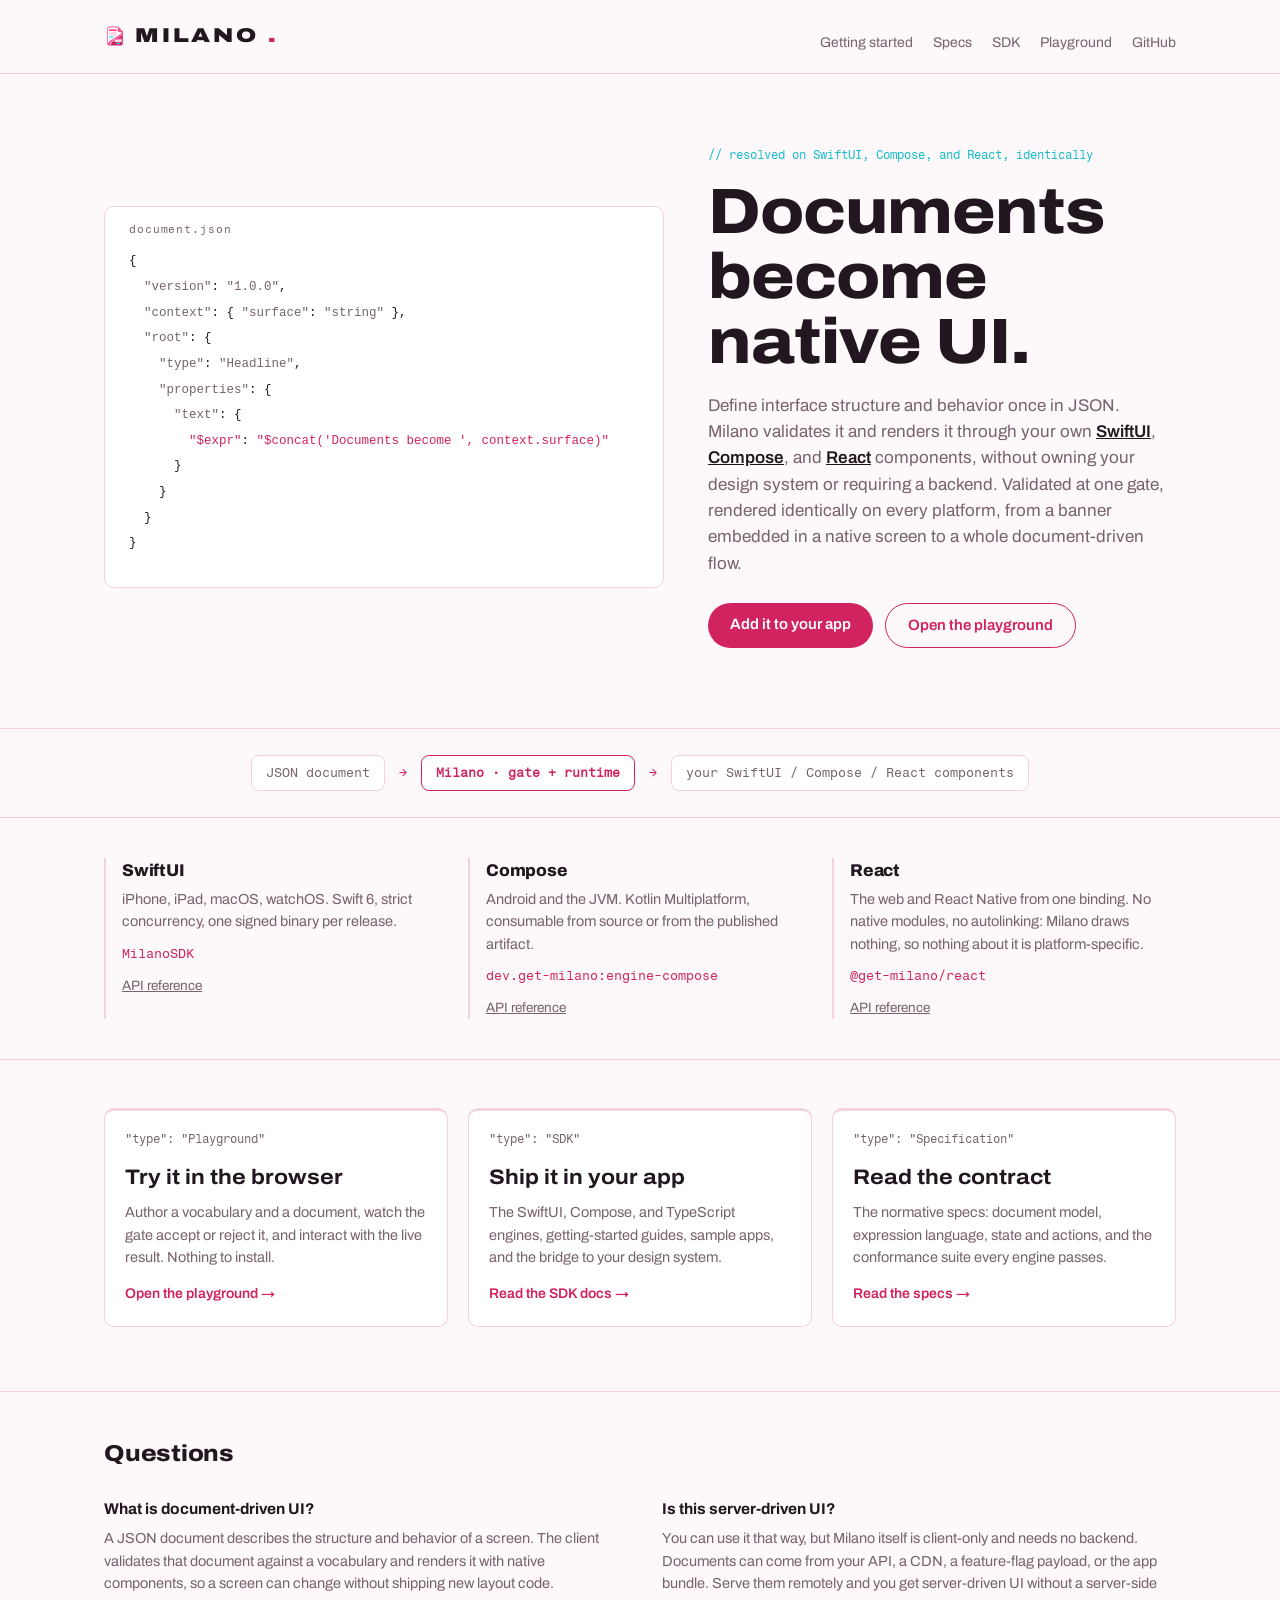
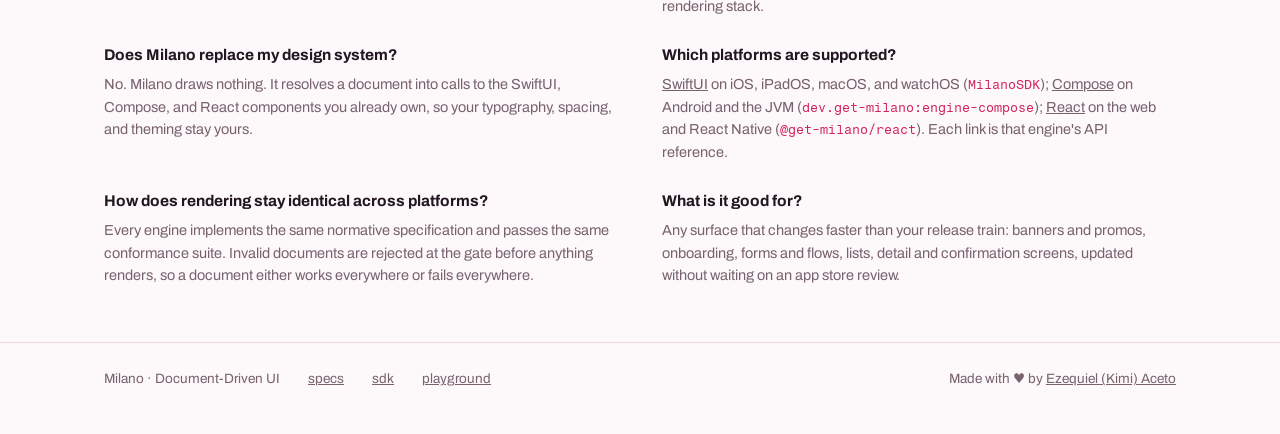
<file: index.html>
<!doctype html>
<html lang="en">
  <head>
    <meta charset="UTF-8" />
    <meta name="viewport" content="width=device-width, initial-scale=1.0" />
    <title>Milano · Document-Driven UI for SwiftUI, Compose &amp; React</title>
    <meta
      name="description"
      content="Milano is a document-driven UI framework for SwiftUI, Compose, and React. Define interface structure and behavior once in JSON; Milano validates it and renders it natively through your own components."
    />
    <meta
      name="robots"
      content="index, follow, max-image-preview:large, max-snippet:-1, max-video-preview:-1"
    />
    <meta name="author" content="Ezequiel (Kimi) Aceto" />
    <meta name="theme-color" content="#fdf8fa" media="(prefers-color-scheme: light)" />
    <meta name="theme-color" content="#1d151b" media="(prefers-color-scheme: dark)" />
    <meta name="color-scheme" content="light dark" />

    <link rel="canonical" href="https://get-milano.dev/" />
    <link rel="icon" href="/favicon.ico" sizes="32x32" />
    <link rel="icon" href="/icon-512.png" type="image/png" sizes="512x512" />
    <link rel="apple-touch-icon" href="/apple-touch-icon.png" sizes="180x180" />
    <link rel="manifest" href="/site.webmanifest" />

    <meta property="og:type" content="website" />
    <meta property="og:url" content="https://get-milano.dev/" />
    <meta property="og:site_name" content="Milano" />
    <meta property="og:locale" content="en_US" />
    <meta property="og:title" content="Milano · Document-Driven UI for SwiftUI, Compose &amp; React" />
    <meta
      property="og:description"
      content="Define interface structure and behavior once in JSON; Milano validates it and renders it through your own SwiftUI, Compose, and React components."
    />
    <meta property="og:image" content="https://get-milano.dev/og-cover.png" />
    <meta property="og:image:type" content="image/png" />
    <meta property="og:image:width" content="1200" />
    <meta property="og:image:height" content="630" />
    <meta
      property="og:image:alt"
      content="Milano: documents become native UI. A JSON document passes through the Milano gate and runtime into your own SwiftUI, Compose, and React components."
    />

    <meta name="twitter:card" content="summary_large_image" />
    <meta name="twitter:title" content="Milano · Document-Driven UI for SwiftUI, Compose &amp; React" />
    <meta
      name="twitter:description"
      content="Define interface structure and behavior once in JSON; Milano validates it and renders it through your own SwiftUI, Compose, and React components."
    />
    <meta name="twitter:image" content="https://get-milano.dev/og-cover.png" />
    <meta
      name="twitter:image:alt"
      content="Milano: documents become native UI, on SwiftUI, Compose, and React."
    />

    <link rel="preconnect" href="https://fonts.googleapis.com" />
    <link rel="preconnect" href="https://fonts.gstatic.com" crossorigin />
    <link
      href="https://fonts.googleapis.com/css2?family=Archivo:wdth,wght@62..125,400..900&family=Fragment+Mono&display=swap"
      rel="stylesheet"
    />
    <link rel="stylesheet" href="styles.css" />

    <script type="application/ld+json">
      {
        "@context": "https://schema.org",
        "@graph": [
          {
            "@type": "Organization",
            "@id": "https://get-milano.dev/#organization",
            "name": "Milano",
            "url": "https://get-milano.dev/",
            "logo": {
              "@type": "ImageObject",
              "url": "https://get-milano.dev/icon-512.png",
              "width": 512,
              "height": 512
            },
            "sameAs": [
              "https://github.com/get-milano"
            ]
          },
          {
            "@type": "WebSite",
            "@id": "https://get-milano.dev/#website",
            "url": "https://get-milano.dev/",
            "name": "Milano",
            "description": "Milano is a document-driven UI framework for SwiftUI, Compose, and React. Define interface structure and behavior once in JSON; Milano validates it and renders it natively through your own components.",
            "inLanguage": "en",
            "publisher": {
              "@id": "https://get-milano.dev/#organization"
            }
          },
          {
            "@type": "SoftwareApplication",
            "@id": "https://get-milano.dev/#software",
            "name": "Milano",
            "alternateName": "Milano SDK",
            "url": "https://get-milano.dev/",
            "applicationCategory": "DeveloperApplication",
            "applicationSubCategory": "UI framework",
            "operatingSystem": "iOS, iPadOS, macOS, watchOS, Android, Web",
            "description": "Milano is a document-driven UI framework for SwiftUI, Compose, and React. Define interface structure and behavior once in JSON; Milano validates it and renders it natively through your own components.",
            "license": "https://www.apache.org/licenses/LICENSE-2.0",
            "programmingLanguage": [
              "Swift",
              "Kotlin",
              "TypeScript"
            ],
            "releaseNotes": "https://github.com/get-milano/sdk/blob/main/CHANGELOG.md",
            "image": "https://get-milano.dev/og-cover.png",
            "author": {
              "@type": "Person",
              "name": "Ezequiel (Kimi) Aceto",
              "url": "https://kimi.blog"
            },
            "publisher": {
              "@id": "https://get-milano.dev/#organization"
            },
            "codeRepository": "https://github.com/get-milano",
            "offers": {
              "@type": "Offer",
              "price": "0",
              "priceCurrency": "USD"
            }
          },
          {
            "@type": "FAQPage",
            "@id": "https://get-milano.dev/#webpage",
            "url": "https://get-milano.dev/",
            "name": "Milano · Document-Driven UI for SwiftUI, Compose & React",
            "description": "Milano is a document-driven UI framework for SwiftUI, Compose, and React. Define interface structure and behavior once in JSON; Milano validates it and renders it natively through your own components.",
            "inLanguage": "en",
            "isPartOf": {
              "@id": "https://get-milano.dev/#website"
            },
            "about": {
              "@id": "https://get-milano.dev/#software"
            },
            "primaryImageOfPage": {
              "@type": "ImageObject",
              "url": "https://get-milano.dev/og-cover.png"
            },
            "mainEntity": [
              {
                "@type": "Question",
                "name": "What is document-driven UI?",
                "acceptedAnswer": {
                  "@type": "Answer",
                  "text": "A JSON document describes the structure and behavior of a screen. The client validates that document against a vocabulary and renders it with native components, so a screen can change without shipping new layout code."
                }
              },
              {
                "@type": "Question",
                "name": "Is this server-driven UI?",
                "acceptedAnswer": {
                  "@type": "Answer",
                  "text": "You can use it that way, but Milano itself is client-only and needs no backend. Documents can come from your API, a CDN, a feature-flag payload, or the app bundle. Serve them remotely and you get server-driven UI without a server-side rendering stack."
                }
              },
              {
                "@type": "Question",
                "name": "Does Milano replace my design system?",
                "acceptedAnswer": {
                  "@type": "Answer",
                  "text": "No. Milano draws nothing. It resolves a document into calls to the SwiftUI, Compose, and React components you already own, so your typography, spacing, and theming stay yours."
                }
              },
              {
                "@type": "Question",
                "name": "Which platforms are supported?",
                "acceptedAnswer": {
                  "@type": "Answer",
                  "text": "SwiftUI on iOS, iPadOS, macOS, and watchOS (MilanoSDK); Compose on Android and the JVM (dev.get-milano:engine-compose); React on the web and React Native (@get-milano/react)."
                }
              },
              {
                "@type": "Question",
                "name": "How does rendering stay identical across platforms?",
                "acceptedAnswer": {
                  "@type": "Answer",
                  "text": "Every engine implements the same normative specification and passes the same conformance suite. Invalid documents are rejected at the gate before anything renders, so a document either works everywhere or fails everywhere."
                }
              },
              {
                "@type": "Question",
                "name": "What is it good for?",
                "acceptedAnswer": {
                  "@type": "Answer",
                  "text": "Any surface that changes faster than your release train: banners and promos, onboarding, forms and flows, lists, detail and confirmation screens, updated without waiting on an app store review."
                }
              }
            ]
          }
        ]
      }
    </script>
  </head>
  <body>
    <header>
      <div class="shell">
        <a class="wordmark" href="/"><img src="get-milano.png" alt="" width="22" height="22" />Milano<span class="dot">.</span></a>
        <nav aria-label="Main">
          <a href="/getting-started/">Getting started</a>
          <a href="/specs/">Specs</a>
          <a href="/sdk/">SDK</a>
          <a href="/playground/">Playground</a>
          <a href="https://github.com/get-milano">GitHub</a>
        </nav>
      </div>
    </header>

    <main>
      <section class="hero rail">
        <div class="shell">
          <div class="doc" aria-label="A Milano document">
            <span class="doc-label">document.json</span>
            <pre>{
  <span class="k">"version"</span>: <span class="k">"1.0.0"</span>,
  <span class="k">"context"</span>: { <span class="k">"surface"</span>: <span class="k">"string"</span> },
  <span class="k">"root"</span>: {
    <span class="k">"type"</span>: <span class="k">"Headline"</span>,
    <span class="k">"properties"</span>: {
      <span class="k">"text"</span>: {
        <span class="x">"$expr"</span>: <span class="x">"$concat('Documents become ', context.surface)"</span>
      }
    }
  }
}</pre>
          </div>
          <div class="rendered">
            <div class="eyebrow">// resolved on SwiftUI, Compose, and React, identically</div>
            <h1>Documents become native&nbsp;UI.</h1>
            <p>
              Define interface structure and behavior once in JSON. Milano
              validates it and renders it through your own
              <strong><a href="/sdk/libs/swiftui/">SwiftUI</a></strong>,
              <strong><a href="/sdk/libs/compose/">Compose</a></strong>, and
              <strong><a href="/sdk/libs/react/">React</a></strong> components,
              without owning your design
              system or requiring a backend. Validated at one gate, rendered
              identically on every platform, from a banner embedded in a
              native screen to a whole document-driven flow.
            </p>
            <div class="cta-row">
              <a class="cta" href="/getting-started/">Add it to your app</a>
              <a class="cta secondary" href="/playground/">Open the playground</a>
            </div>
          </div>
        </div>
      </section>

      <section class="flow rail" aria-label="How Milano works">
        <div class="shell">
          <span class="flow-box">JSON document</span>
          <span class="flow-arrow">→</span>
          <span class="flow-box flow-milano">Milano · gate + runtime</span>
          <span class="flow-arrow">→</span>
          <span class="flow-box">your SwiftUI / Compose / React components</span>
        </div>
      </section>

      <section class="platforms rail" aria-label="Supported platforms">
        <div class="shell">
          <div class="platform">
            <h2><a href="/sdk/libs/swiftui/">SwiftUI</a></h2>
            <p>
              iPhone, iPad, macOS, watchOS. Swift 6, strict concurrency, one
              signed binary per release.
            </p>
            <code>MilanoSDK</code>
            <a class="reference" href="/sdk/libs/swiftui/">API reference</a>
          </div>
          <div class="platform">
            <h2><a href="/sdk/libs/compose/">Compose</a></h2>
            <p>
              Android and the JVM. Kotlin Multiplatform, consumable from
              source or from the published artifact.
            </p>
            <code>dev.get-milano:engine-compose</code>
            <a class="reference" href="/sdk/libs/compose/">API reference</a>
          </div>
          <div class="platform">
            <h2><a href="/sdk/libs/react/">React</a></h2>
            <p>
              The web and React Native from one binding. No native modules,
              no autolinking: Milano draws nothing, so nothing about it is
              platform-specific.
            </p>
            <code>@get-milano/react</code>
            <a class="reference" href="/sdk/libs/react/">API reference</a>
          </div>
        </div>
      </section>

      <section class="nodes rail">
        <div class="shell">
          <a class="node" href="/playground/">
            <div class="type">"type": "Playground"</div>
            <h2>Try it in the browser</h2>
            <p>
              Author a vocabulary and a document, watch the gate accept or
              reject it, and interact with the live result. Nothing to
              install.
            </p>
            <span class="go">Open the playground →</span>
          </a>
          <a class="node" href="/sdk/">
            <div class="type">"type": "SDK"</div>
            <h2>Ship it in your app</h2>
            <p>
              The SwiftUI, Compose, and TypeScript engines, getting-started
              guides, sample apps, and the bridge to your design system.
            </p>
            <span class="go">Read the SDK docs →</span>
          </a>
          <a class="node" href="/specs/">
            <div class="type">"type": "Specification"</div>
            <h2>Read the contract</h2>
            <p>
              The normative specs: document model, expression language, state
              and actions, and the conformance suite every engine passes.
            </p>
            <span class="go">Read the specs →</span>
          </a>
        </div>
      </section>

      <section class="faq rail" aria-labelledby="questions">
        <div class="shell">
          <h2 id="questions">Questions</h2>
          <div class="qa-grid">
            <div class="qa">
              <h3>What is document-driven UI?</h3>
              <p>
                A JSON document describes the structure and behavior of a
                screen. The client validates that document against a
                vocabulary and renders it with native components, so a screen
                can change without shipping new layout code.
              </p>
            </div>
            <div class="qa">
              <h3>Is this server-driven UI?</h3>
              <p>
                You can use it that way, but Milano itself is client-only and
                needs no backend. Documents can come from your API, a CDN, a
                feature-flag payload, or the app bundle. Serve them remotely
                and you get server-driven UI without a server-side rendering
                stack.
              </p>
            </div>
            <div class="qa">
              <h3>Does Milano replace my design system?</h3>
              <p>
                No. Milano draws nothing. It resolves a document into calls to
                the SwiftUI, Compose, and React components you already own, so
                your typography, spacing, and theming stay yours.
              </p>
            </div>
            <div class="qa">
              <h3>Which platforms are supported?</h3>
              <p>
                <a href="/sdk/libs/swiftui/">SwiftUI</a> on iOS, iPadOS,
                macOS, and watchOS (<code>MilanoSDK</code>);
                <a href="/sdk/libs/compose/">Compose</a> on Android and the
                JVM (<code>dev.get-milano:engine-compose</code>);
                <a href="/sdk/libs/react/">React</a> on the web and React
                Native (<code>@get-milano/react</code>). Each link is that
                engine's API reference.
              </p>
            </div>
            <div class="qa">
              <h3>How does rendering stay identical across platforms?</h3>
              <p>
                Every engine implements the same normative specification and
                passes the same conformance suite. Invalid documents are
                rejected at the gate before anything renders, so a document
                either works everywhere or fails everywhere.
              </p>
            </div>
            <div class="qa">
              <h3>What is it good for?</h3>
              <p>
                Any surface that changes faster than your release train:
                banners and promos, onboarding, forms and flows, lists, detail
                and confirmation screens, updated without waiting on an app
                store review.
              </p>
            </div>
          </div>
        </div>
      </section>
    </main>

    <footer class="rail">
      <div class="shell">
        <span>Milano · Document-Driven UI</span>
        <a href="https://github.com/get-milano/specs">specs</a>
        <a href="https://github.com/get-milano/sdk">sdk</a>
        <a href="https://github.com/get-milano/playground">playground</a>
        <span class="spacer"></span>
        <span>Made with ♥️ by <a href="https://kimi.blog">Ezequiel (Kimi) Aceto</a></span>
      </div>
    </footer>
  </body>
</html>
</file>
<file: styles.css>
:root {
  --paper: #fdf8fa;
  --ink: #221721;
  --tram: #d12360;
  --bright: #fd4a9c;
  --cyan: #14bccb;
  --steel: #77626e;
  --rail: #f3d3df;
  --card: #ffffff;
}

@media (prefers-color-scheme: dark) {
  :root {
    --paper: #1d151b;
    --ink: #f7edf2;
    --tram: #fd4a9c;
    --bright: #ff77b5;
    --cyan: #1de8f7;
    --steel: #a58e9b;
    --rail: #43303c;
    --card: #271d25;
  }
}

* {
  box-sizing: border-box;
  margin: 0;
}

body {
  background: var(--paper);
  color: var(--ink);
  font-family: "Archivo", system-ui, sans-serif;
  font-size: 16px;
  line-height: 1.55;
}

a {
  color: inherit;
}

.rail {
  border-top: 1px solid var(--rail);
}

.shell {
  max-width: 1120px;
  margin: 0 auto;
  padding: 0 24px;
}

/* Top bar */
header .shell {
  display: flex;
  align-items: baseline;
  flex-wrap: wrap;
  gap: 12px 24px;
  padding-top: 20px;
  padding-bottom: 20px;
}

.wordmark {
  display: inline-flex;
  align-items: center;
  gap: 9px;
  font-variation-settings: "wdth" 125;
  font-weight: 900;
  font-size: 20px;
  letter-spacing: 0.14em;
  text-transform: uppercase;
  text-decoration: none;
}

.wordmark img {
  display: block;
}

.wordmark .dot {
  color: var(--tram);
}

header nav {
  margin-left: auto;
  display: flex;
  gap: 20px;
  font-size: 14px;
}

header nav a {
  text-decoration: none;
  color: var(--steel);
}

header nav a:hover,
header nav a:focus-visible {
  color: var(--ink);
}

/* Hero: the document and what it renders */
.hero .shell {
  display: grid;
  grid-template-columns: minmax(340px, 560px) 1fr;
  gap: 44px;
  align-items: center;
  padding-top: 72px;
  padding-bottom: 80px;
}

.hero .shell > * {
  min-width: 0;
}

.doc {
  background: var(--card);
  border: 1px solid var(--rail);
  border-radius: 10px;
  padding: 42px 24px 30px;
  font-family: "Fragment Mono", monospace;
  font-size: 12.5px;
  line-height: 2.05;
  position: relative;
}

.doc pre {
  overflow-x: auto;
}

.doc-label {
  position: absolute;
  top: 12px;
  left: 24px;
  font-size: 11px;
  letter-spacing: 0.08em;
  color: var(--steel);
}

.doc .k {
  color: var(--steel);
}

.doc .x {
  color: var(--tram);
}

.rendered .eyebrow {
  font-family: "Fragment Mono", monospace;
  font-size: 12px;
  color: var(--cyan);
  margin-bottom: 14px;
}

.rendered h1 {
  font-variation-settings: "wdth" 110;
  font-weight: 800;
  font-size: clamp(40px, 6vw, 64px);
  line-height: 1.02;
  letter-spacing: -0.015em;
  margin-bottom: 18px;
}

.rendered p {
  max-width: 46ch;
  color: var(--steel);
  font-size: 17px;
}

.rendered strong {
  color: var(--ink);
  font-weight: 600;
}

.cta-row {
  display: flex;
  flex-wrap: wrap;
  gap: 12px;
  margin-top: 26px;
}

.cta {
  display: inline-block;
  background: var(--tram);
  color: #fff;
  text-decoration: none;
  font-weight: 600;
  font-size: 15px;
  padding: 10px 22px;
  border-radius: 999px;
}

.cta:hover {
  background: var(--bright);
}

.cta.secondary {
  background: transparent;
  color: var(--tram);
  border: 1.5px solid var(--tram);
}

.cta.secondary:hover {
  color: var(--bright);
  border-color: var(--bright);
  background: transparent;
}

@media (prefers-reduced-motion: no-preference) {
  .doc {
    animation: settle 0.3s ease both;
  }

  .rendered {
    animation: settle 0.3s ease 0.1s both;
  }

  @keyframes settle {
    from {
      opacity: 0;
      transform: translateY(6px);
    }
    to {
      opacity: 1;
      transform: none;
    }
  }
}

/* Architecture flow strip */
.flow .shell {
  display: flex;
  flex-wrap: wrap;
  align-items: center;
  justify-content: center;
  gap: 10px 14px;
  padding-top: 26px;
  padding-bottom: 26px;
  font-family: "Fragment Mono", monospace;
  font-size: 12.5px;
}

.flow-box {
  border: 1px solid var(--rail);
  background: var(--card);
  border-radius: 8px;
  padding: 7px 14px;
  color: var(--steel);
}

.flow-milano {
  border-color: var(--tram);
  color: var(--tram);
  font-weight: 700;
}

.flow-arrow {
  color: var(--tram);
}

/* Platform targets, continuing the flow strip */
.platforms .shell {
  display: grid;
  grid-template-columns: repeat(3, 1fr);
  gap: 20px;
  padding-top: 40px;
  padding-bottom: 40px;
}

.platform {
  border-left: 2px solid var(--rail);
  padding-left: 16px;
}

.platform h2 {
  font-size: 17px;
  font-weight: 800;
  letter-spacing: -0.01em;
  margin-bottom: 4px;
}

.platform p {
  color: var(--steel);
  font-size: 14.5px;
  margin-bottom: 8px;
}

.platform code {
  color: var(--tram);
  font-family: "Fragment Mono", monospace;
  font-size: 12.5px;
  overflow-wrap: anywhere;
}

.platform h2 a {
  text-decoration: none;
}

.platform h2 a:hover,
.platform h2 a:focus-visible {
  text-decoration: underline;
}

.platform .reference {
  display: block;
  margin-top: 10px;
  color: var(--steel);
  font-size: 13.5px;
}

.platform .reference:hover,
.platform .reference:focus-visible {
  color: var(--ink);
}

/* Destinations, rendered as resolved nodes */
.nodes .shell {
  display: grid;
  grid-template-columns: repeat(3, 1fr);
  gap: 20px;
  padding-top: 48px;
  padding-bottom: 64px;
}

.node {
  display: block;
  text-decoration: none;
  background: var(--card);
  border: 1px solid var(--rail);
  border-top: 3px solid var(--rail);
  border-radius: 10px;
  padding: 20px;
  transition: border-top-color 0.15s ease;
}

.node:hover,
.node:focus-visible {
  border-top-color: var(--bright);
}

.node .type {
  font-family: "Fragment Mono", monospace;
  font-size: 11.5px;
  color: var(--steel);
  margin-bottom: 12px;
}

.node h2 {
  font-variation-settings: "wdth" 110;
  font-weight: 700;
  font-size: 21px;
  margin-bottom: 8px;
}

.node p {
  font-size: 14.5px;
  color: var(--steel);
  min-height: 4.4em;
}

.node .go {
  display: inline-block;
  margin-top: 14px;
  font-size: 14px;
  font-weight: 600;
  color: var(--tram);
}

/* Questions */
.faq .shell {
  padding-top: 44px;
  padding-bottom: 56px;
}

.faq h2 {
  font-variation-settings: "wdth" 110;
  font-weight: 800;
  font-size: 23px;
  letter-spacing: -0.01em;
  margin-bottom: 26px;
}

.qa-grid {
  display: grid;
  grid-template-columns: repeat(2, 1fr);
  gap: 26px 44px;
}

.qa h3 {
  font-size: 15.5px;
  font-weight: 700;
  margin-bottom: 6px;
}

.qa p {
  color: var(--steel);
  font-size: 14.5px;
}

.qa code {
  font-family: "Fragment Mono", monospace;
  font-size: 12.5px;
  color: var(--tram);
  overflow-wrap: anywhere;
}

/* Guides: long-form pages such as /getting-started/ */
.guide .shell {
  display: grid;
  grid-template-columns: 200px minmax(0, 760px);
  gap: 48px;
  padding-top: 40px;
  padding-bottom: 80px;
}

.guide-nav {
  position: sticky;
  top: 24px;
  align-self: start;
  min-width: 0;
  font-size: 13.5px;
}

.guide-nav .label {
  font-family: "Fragment Mono", monospace;
  font-size: 11px;
  letter-spacing: 0.08em;
  color: var(--steel);
  margin-bottom: 10px;
}

.guide-nav ol {
  list-style: none;
  padding: 0;
  margin: 0 0 18px;
  counter-reset: step;
}

.guide-nav li {
  margin: 0;
}

.guide-nav a {
  display: flex;
  gap: 10px;
  align-items: baseline;
  padding: 6px 8px;
  border-radius: 8px;
  color: var(--steel);
  text-decoration: none;
  border-left: 2px solid transparent;
}

.guide-nav ol a::before {
  counter-increment: step;
  content: counter(step);
  font-family: "Fragment Mono", monospace;
  font-size: 11px;
  color: var(--tram);
  min-width: 12px;
}

.guide-nav a:hover,
.guide-nav a:focus-visible,
.guide-nav a.active {
  color: var(--ink);
  background: var(--card);
  border-left-color: var(--tram);
}

.guide-nav .plain a::before {
  content: none;
}

.guide-content {
  min-width: 0;
}

.guide .eyebrow {
  font-family: "Fragment Mono", monospace;
  font-size: 12.5px;
  color: var(--cyan);
  margin-bottom: 14px;
}

.guide h1 {
  font-variation-settings: "wdth" 110;
  font-weight: 800;
  font-size: clamp(32px, 4.6vw, 44px);
  line-height: 1.06;
  letter-spacing: -0.02em;
  margin-bottom: 16px;
}

.guide .lede {
  font-size: 18px;
  line-height: 1.5;
  color: var(--steel);
  margin-bottom: 20px;
}

.guide .pills {
  display: flex;
  flex-wrap: wrap;
  gap: 8px;
  margin-bottom: 30px;
}

.guide .pill {
  font-family: "Fragment Mono", monospace;
  font-size: 12px;
  color: var(--tram);
  border: 1px solid var(--rail);
  background: var(--card);
  border-radius: 999px;
  padding: 5px 12px;
}

/* The platform switch */
.guide .pick {
  font-family: "Fragment Mono", monospace;
  font-size: 11.5px;
  letter-spacing: 0.06em;
  text-transform: uppercase;
  color: var(--steel);
  margin-bottom: 8px;
}

.platform-switch {
  display: inline-flex;
  flex-wrap: wrap;
  gap: 4px;
  padding: 4px;
  border: 1px solid var(--rail);
  border-radius: 999px;
  background: var(--card);
  margin-bottom: 28px;
}

.platform-switch [role="tab"] {
  font: inherit;
  font-weight: 600;
  font-size: 14px;
  color: var(--steel);
  background: transparent;
  border: 0;
  border-radius: 999px;
  padding: 7px 16px;
  cursor: pointer;
}

.platform-switch [role="tab"]:hover {
  color: var(--ink);
}

.platform-switch [role="tab"][aria-selected="true"] {
  background: var(--tram);
  color: #fff;
}

.tab[hidden] {
  display: none;
}

/* What you build: the banner, rendered in CSS */
.build {
  display: grid;
  grid-template-columns: 300px 1fr;
  gap: 28px;
  align-items: center;
  border: 1px solid var(--rail);
  border-radius: 14px;
  background: var(--card);
  padding: 24px;
  margin-bottom: 44px;
}

.preview {
  border: 1px solid var(--rail);
  border-radius: 22px;
  background: var(--paper);
  padding: 18px 16px 20px;
  box-shadow: 0 18px 40px -28px rgba(34, 23, 33, 0.45);
}

.preview-image {
  height: 120px;
  border-radius: 12px;
  background:
    radial-gradient(circle at 20% 30%, rgba(253, 74, 156, 0.55), transparent 55%),
    radial-gradient(circle at 80% 70%, rgba(20, 188, 203, 0.5), transparent 55%),
    linear-gradient(135deg, var(--rail), var(--card));
  display: grid;
  place-items: center;
  font-family: "Fragment Mono", monospace;
  font-size: 11px;
  color: var(--steel);
}

.preview-title {
  font-variation-settings: "wdth" 110;
  font-weight: 800;
  font-size: 19px;
  letter-spacing: -0.01em;
  margin: 14px 0 6px;
}

.preview-body {
  font-size: 13.5px;
  color: var(--steel);
  margin-bottom: 14px;
}

.preview-button {
  display: inline-block;
  background: var(--tram);
  color: #fff;
  font-weight: 600;
  font-size: 13.5px;
  padding: 8px 16px;
  border-radius: 999px;
}

.build ul {
  margin: 0;
  padding: 0;
  list-style: none;
}

.build li {
  position: relative;
  padding-left: 22px;
  margin-bottom: 10px;
  font-size: 15px;
}

.build li::before {
  content: "";
  position: absolute;
  left: 0;
  top: 9px;
  width: 10px;
  height: 10px;
  border-radius: 999px;
  background: var(--cyan);
}

.build li code,
.guide p code,
.guide li code,
.guide td code {
  font-family: "Fragment Mono", monospace;
  font-size: 0.88em;
  color: var(--tram);
  background: var(--card);
  border: 1px solid var(--rail);
  border-radius: 5px;
  padding: 1px 5px;
  overflow-wrap: anywhere;
}

/* Steps */
.step {
  margin-top: 48px;
  scroll-margin-top: 24px;
}

.step-head {
  display: flex;
  align-items: center;
  gap: 14px;
  margin-bottom: 14px;
}

.badge {
  flex: none;
  width: 34px;
  height: 34px;
  border-radius: 999px;
  background: var(--tram);
  color: #fff;
  display: grid;
  place-items: center;
  font-family: "Fragment Mono", monospace;
  font-size: 14px;
  font-weight: 700;
}

.step h2,
.guide h2 {
  font-variation-settings: "wdth" 110;
  font-weight: 800;
  font-size: 24px;
  letter-spacing: -0.01em;
  margin: 0;
}

.guide h2.plain {
  margin-top: 48px;
  margin-bottom: 12px;
}

.guide p,
.guide li {
  font-size: 16px;
  margin-bottom: 14px;
}

.guide ul,
.guide ol {
  padding-left: 22px;
  margin-bottom: 14px;
}

.guide li {
  margin-bottom: 8px;
}

/* Code boxes */
.code {
  margin: 16px 0 22px;
  border: 1px solid var(--rail);
  border-radius: 12px;
  background: var(--card);
  overflow: hidden;
}

.code figcaption {
  display: flex;
  align-items: center;
  gap: 12px;
  padding: 8px 12px 8px 14px;
  border-bottom: 1px solid var(--rail);
  font-family: "Fragment Mono", monospace;
  font-size: 11.5px;
  color: var(--steel);
}

.code .lang {
  color: var(--cyan);
  letter-spacing: 0.06em;
  text-transform: uppercase;
}

.code .path {
  flex: 1;
  overflow: hidden;
  text-overflow: ellipsis;
  white-space: nowrap;
}

.code .copy {
  font: inherit;
  color: var(--steel);
  background: transparent;
  border: 1px solid var(--rail);
  border-radius: 6px;
  padding: 3px 9px;
  cursor: pointer;
}

.code .copy:hover,
.code .copy:focus-visible {
  color: var(--ink);
  border-color: var(--tram);
}

.code pre {
  margin: 0;
  padding: 16px 18px;
  overflow-x: auto;
  font-family: "Fragment Mono", monospace;
  font-size: 13px;
  line-height: 1.6;
  color: var(--ink);
}

.code .tk-key { color: var(--steel); }
.code .tk-str { color: var(--tram); }
.code .tk-num { color: var(--cyan); }
.code .tk-kw { color: var(--cyan); }
.code .tk-expr { color: var(--bright); font-weight: 600; }
.code .tk-type { color: var(--bright); }
.code .tk-cm { color: var(--steel); font-style: italic; }
.code .prompt { color: var(--cyan); user-select: none; }
.code .out { color: var(--steel); }
.code .err { color: var(--tram); }

/* Callouts */
.callout {
  border: 1px solid var(--rail);
  border-left: 4px solid var(--cyan);
  border-radius: 10px;
  background: var(--card);
  padding: 14px 18px;
  margin: 18px 0 22px;
}

.callout.note {
  border-left-color: var(--tram);
}

.callout .title {
  font-family: "Fragment Mono", monospace;
  font-size: 11.5px;
  letter-spacing: 0.06em;
  text-transform: uppercase;
  color: var(--cyan);
  margin-bottom: 6px;
}

.callout.note .title {
  color: var(--tram);
}

.callout p {
  margin-bottom: 6px;
  font-size: 15px;
}

.callout .code {
  margin: 10px 0 6px;
}

/* Tables */
.guide table {
  border-collapse: collapse;
  width: 100%;
  margin: 14px 0 22px;
  font-size: 15px;
}

.guide th,
.guide td {
  text-align: left;
  vertical-align: top;
  padding: 9px 12px 9px 0;
  border-bottom: 1px solid var(--rail);
}

.guide th {
  font-family: "Fragment Mono", monospace;
  font-weight: 400;
  font-size: 11.5px;
  letter-spacing: 0.06em;
  text-transform: uppercase;
  color: var(--steel);
}

/* Next cards */
.next {
  display: grid;
  grid-template-columns: repeat(2, 1fr);
  gap: 14px;
  margin-top: 18px;
}

.next a {
  display: block;
  border: 1px solid var(--rail);
  border-radius: 12px;
  padding: 16px 18px;
  text-decoration: none;
  background: var(--card);
}

.next a:hover,
.next a:focus-visible {
  border-color: var(--tram);
}

.next .type {
  font-family: "Fragment Mono", monospace;
  font-size: 11px;
  color: var(--cyan);
  margin-bottom: 6px;
}

.next strong {
  display: block;
  margin-bottom: 4px;
}

.next span:not(.type) {
  color: var(--steel);
  font-size: 14px;
}

@media (max-width: 900px) {
  .guide .shell {
    grid-template-columns: 1fr;
    gap: 20px;
  }

  .guide-nav {
    position: static;
    overflow-x: auto;
    padding-bottom: 6px;
    -webkit-overflow-scrolling: touch;
  }

  .guide-nav ol {
    display: flex;
    gap: 4px;
    margin-bottom: 8px;
  }

  .guide-nav a {
    white-space: nowrap;
    border-left: 0;
    border-bottom: 2px solid transparent;
    border-radius: 0;
  }

  .guide-nav a.active {
    border-bottom-color: var(--tram);
    background: transparent;
  }

  .guide-nav .plain {
    display: none;
  }

  .build {
    grid-template-columns: 1fr;
  }

  .next {
    grid-template-columns: 1fr;
  }
}

/* Footer */
footer .shell {
  display: flex;
  flex-wrap: wrap;
  gap: 10px 28px;
  padding-top: 26px;
  padding-bottom: 44px;
  font-size: 13.5px;
  color: var(--steel);
}

footer a {
  color: var(--steel);
}

footer a:hover,
footer a:focus-visible {
  color: var(--ink);
}

footer .spacer {
  flex: 1;
}

:focus-visible {
  outline: 2px solid var(--cyan);
  outline-offset: 3px;
}

@media (max-width: 820px) {
  .hero .shell {
    grid-template-columns: 1fr;
    gap: 36px;
    padding-top: 44px;
    padding-bottom: 52px;
  }

  .doc {
    order: 2;
  }

  .rendered {
    order: 1;
  }

  .platforms .shell {
    grid-template-columns: 1fr;
    gap: 24px;
  }

  .nodes .shell {
    grid-template-columns: 1fr;
  }

  .qa-grid {
    grid-template-columns: 1fr;
    gap: 22px;
  }

  .node p {
    min-height: 0;
  }
}
</file>
